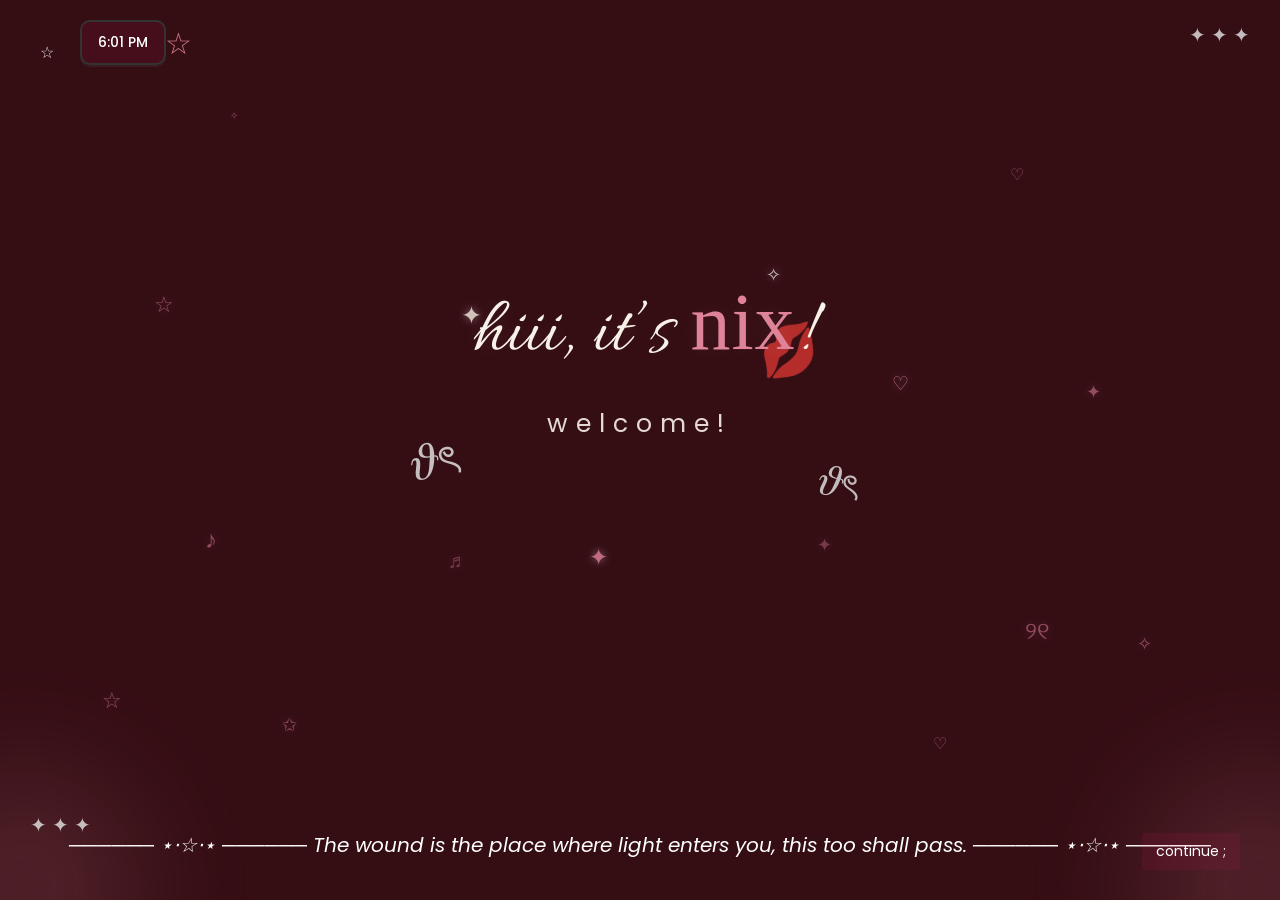
<file: index.html>
<!DOCTYPE html>
<html lang="en">
<head>
  <meta charset="UTF-8">
  <title>⋆.𐙚⋆Nix</title>
  <link rel="icon" type="image/png" href="images/bowicon.png">
  <link rel="stylesheet" href="style.css">
  <link href="https://fonts.googleapis.com/css2?family=Poppins:wght@400;500;700&family=Allura&display=swap" rel="stylesheet">
</head>
<body>
<div class="edge-decor">
  <span class="ed ed1">✧</span>
  <span class="ed ed2">♡</span>
  <span class="ed ed3">☆</span>
  <span class="ed ed4">✦</span>
  <span class="ed ed5">♪</span>
  <span class="ed ed6">୨୧</span>
  <span class="ed ed7">✩</span>
  <span class="ed ed8">♡</span>
  <span class="ed ed9">✧</span>
  <span class="ed ed10">☆</span>
  <span class="ed ed11">♬</span>
  <span class="ed ed12">✦</span>
</div>

  <div class="container">

    <div class="stars top-right">✦ ✦ ✦</div>
    <div class="stars bottom-left">✦ ✦ ✦</div>

    <div class="decor star-right">☆</div>
    <div class="decor bow-left">𝜗ৎ</div>
    <div class="decor bow-right">𝜗ৎ</div>
    <div class="decor kiss">💋</div>
    <div class="decor star-left">☆</div>
   
    

    <div class="decor sparkle sparkle1">✦</div>
    <div class="decor sparkle sparkle2">✧</div>
    <div class="decor sparkle sparkle3">♡</div>
    <div class="decor sparkle sparkle4">✦</div>

    <div class="content">
      <h1>hiii, it’s <span class="nix-name">nix</span>!</h1>
      <p class="welcome">welcome!</p>
    </div>

    <div class="bottom">
      <p class="quote">
        ────── ⋆⋅☆⋅⋆ ──────
        The wound is the place where light enters you,
        this too shall pass.
        ────── ⋆⋅☆⋅⋆ ──────
      </p>

      <a href="login.html" class="continue-btn">continue ;</a>
    </div>

    <div id="desktop-clock">00:00 AM</div>

  </div>

  <script>
    function updateClock() {
      const clock = document.getElementById("desktop-clock");
      const now = new Date();

      let hours = now.getHours();
      let minutes = now.getMinutes();
      let ampm = hours >= 12 ? "PM" : "AM";

      hours = hours % 12;
      hours = hours ? hours : 12;
      minutes = minutes < 10 ? "0" + minutes : minutes;

      clock.textContent = `${hours}:${minutes} ${ampm}`;
    }

    updateClock();
    setInterval(updateClock, 1000);
  </script>

</body>
</html>
</file>
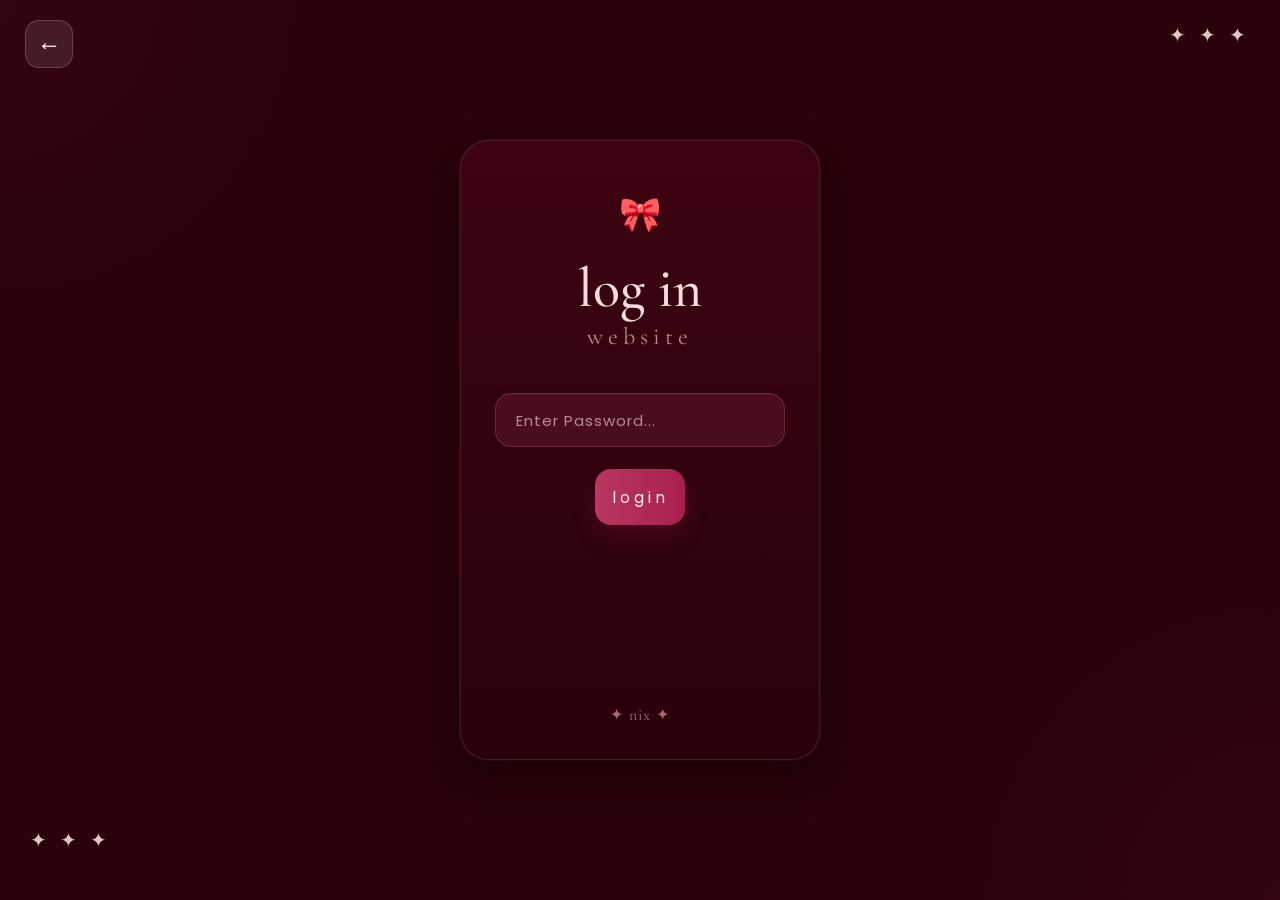
<file: login.html>
<!DOCTYPE html>
<html lang="en">
<head>
  <meta charset="UTF-8">
  <title>Login - Nix</title>
  <link rel="stylesheet" href="login.css">
  <link href="https://fonts.googleapis.com/css2?family=Poppins:wght@400;700&family=Pacifico&display=swap" rel="stylesheet">
</head>
<body>

<a href="secondpage-icons.html" class="back-btn">←</a>

  <div class="container">
    <div class="stars top-right">✦ ✦ ✦</div>
    <div class="stars bottom-left">✦ ✦ ✦</div>

    <a href="index.html" class="back-btn">←</a>

    <div class="login-box">
      <div class="login-header">log in</div>
      <h2><span class="highlight1">nix's</span> website</h2>

      <div class="password-container">
        <input type="password" id="password-input" placeholder="Enter Password...">
      </div>

      <button id="login-btn" onclick="checkPassword()">Login</button>
      <p id="error-message"></p>
    </div>
  </div>

  <script>
    let attemptsLeft = 3;

    function checkPassword() {
      const passwordInput = document.getElementById("password-input");
      const passwordValue = passwordInput.value;
      const errorMessage = document.getElementById("error-message");
      const loginButton = document.getElementById("login-btn");

      if (attemptsLeft <= 0) {
        errorMessage.innerText = "No more tries left.";
        errorMessage.style.color = "pink";
        passwordInput.disabled = true;
        loginButton.disabled = true;
        return;
      }

      if (passwordValue === "1234") {
        window.location.href = "secondpage-icons.html";
      } else {
        attemptsLeft--;

        if (attemptsLeft > 0) {
          errorMessage.innerText = `Wrong password girlll.
           You have ${attemptsLeft} attempt(s) left.`;
          errorMessage.style.color = "pink";
        } else {
          errorMessage.innerText = "hmpp. no more tries left for you!";
          errorMessage.style.color = "pink";
          passwordInput.disabled = true;
          loginButton.disabled = true;
        }

        passwordInput.value = "";
        passwordInput.focus();
      }
    }

    document.getElementById("password-input").addEventListener("keydown", function(event) {
      if (event.key === "Enter") {
        checkPassword();
      }
    });
  </script>

</body>
</html>
</file>
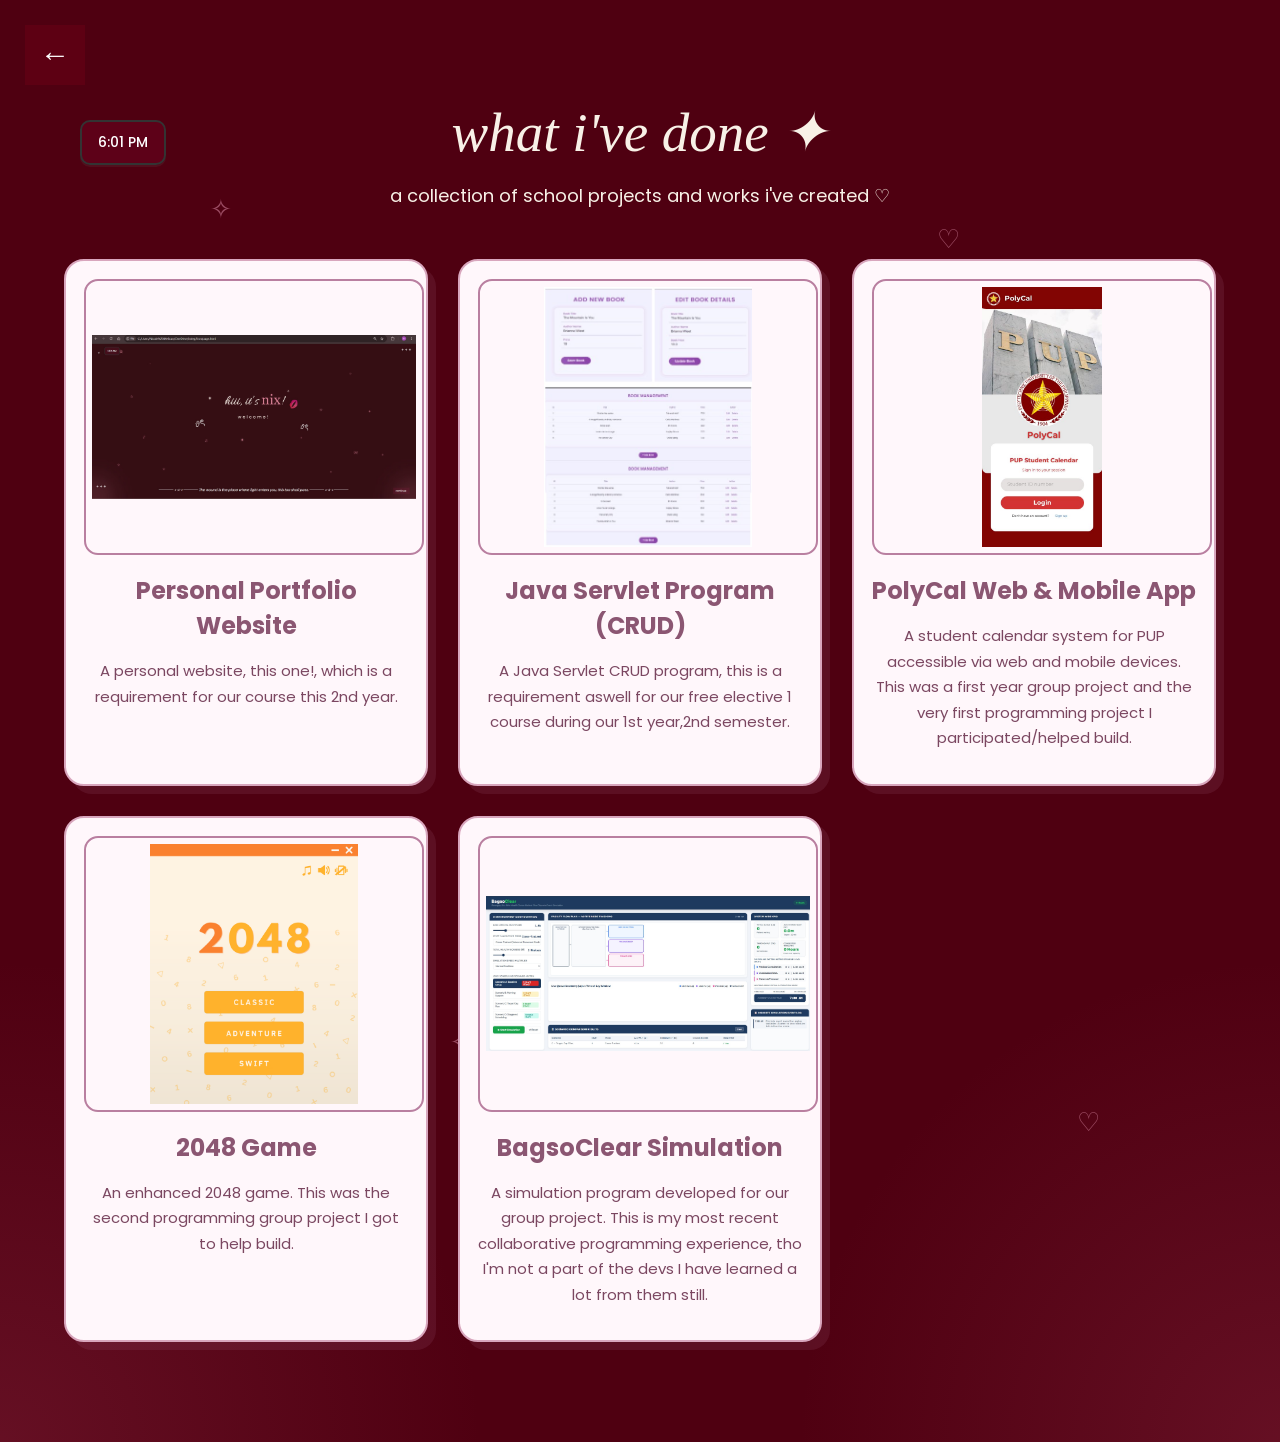
<file: projects.html>
<head>
  <meta charset="UTF-8">
  <meta name="viewport" content="width=device-width, initial-scale=1.0">
  <title>Projects</title>

  <link rel="stylesheet" href="projects.css">
  <link href="https://fonts.googleapis.com/css2?family=Poppins:wght@400;700&family=Pacifico&display=swap" rel="stylesheet">
</head>
<body>
  <a href="secondpage-icons.html" class="back-btn">←</a>
<div class="bg-decor">
    <span class="decor one">✧</span>
    <span class="decor two">♡</span>
    <span class="decor three">✩</span>
    <span class="decor four">♫</span>
    <span class="decor five">✦</span>
    <span class="decor six">♡</span>
    <span class="decor seven">♪</span>
    <span class="decor eight">✧</span>
    <span class="decor nine">♫</span>
</div>

<div class="projects-container">

    <div class="projects-header">
        <h1>what i've done ✦</h1>
        <p>a collection of school projects and works i've created ♡</p>
    </div>

    <div class="project-grid">

       <div class="project-card">
    <img src="images/website.jpg" alt="Portfolio Website">
    <h3>Personal Portfolio Website</h3>
    <p>
        A personal website, this one!, which is a requirement for our course this 2nd year.
    </p>
</div>

<div class="project-card">
    <img src="images/crud.jpg" alt="Java Servlet CRUD">
    <h3>Java Servlet Program (CRUD)</h3>
    <p>
        A Java Servlet CRUD program, this is a requirement aswell for our free elective 1 course during our 1st year,2nd semester.
    </p>
</div>

<div class="project-card">
    <img src="images/polycal (2).jpg" alt="PolyCal">
    <h3>PolyCal Web & Mobile App</h3>
    <p>
       A student calendar system for PUP accessible via web and mobile devices. This was a first year group project and the very first programming project I participated/helped build. 
</div>

<div class="project-card">
    <img src="images/2048.jpg" alt="2048 Game">
    <h3>2048 Game</h3>
    <p>
     An enhanced 2048 game. This was the second programming group project I got to help build. 
    </p>
</div>

<div class="project-card">
   <img src="images/Bagsoclear.jpg" alt="BagsoClear">
    <h3>BagsoClear Simulation</h3>
    <p>
        A simulation program developed for our group project. This is my most recent collaborative programming experience, tho I'm not a part of the devs I have learned a lot from them still.
    </p>
</div>


    </div>

</div>
 <div id="desktop-clock">00:00 AM</div>

 </div>

  <script>
    function updateClock() {
      const clock = document.getElementById("desktop-clock");
      const now = new Date();

      let hours = now.getHours();
      let minutes = now.getMinutes();
      let ampm = hours >= 12 ? "PM" : "AM";

      hours = hours % 12;
      hours = hours ? hours : 12;
      minutes = minutes < 10 ? "0" + minutes : minutes;

      clock.textContent = `${hours}:${minutes} ${ampm}`;
    }

    updateClock();
    setInterval(updateClock, 1000);
  </script>

</body>
</html>
</file>
<file: style.css>
@font-face {
  font-family: 'Aniyah';
  src: url('fonts/Aniyah.otf') format('opentype');
}


* {
  margin: 0;
  padding: 0;
  box-sizing: border-box;
}


body {
  font-family: 'Poppins', sans-serif;
  height: 100vh;
  overflow: hidden;
  background: hsl(350, 59%, 13%);
  color: #e6e6e6;
}


.container {
  position: relative;
  height: 100vh;
  width: 100%;
  padding: 40px;
  overflow: hidden;
}


.container::before,
.container::after {
  content: "";
  position: absolute;
  bottom: -100px;
  width: 230px;
  height: 230px;
  border-radius: 50%;
  background: rgba(223, 131, 152, 0.16);
  filter: blur(55px);
  z-index: 0;
}

.container::before {
  left: -90px;
}

.container::after {
  right: -90px;
}


.stars {
  position: absolute;
  font-size: 20px;
  opacity: 0.8;
  z-index: 2;
}

.top-right {
  top: 20px;
  right: 30px;
}

.bottom-left {
  bottom: 60px;
  left: 30px;
}


.decor {
  position: absolute;
  pointer-events: none;
  user-select: none;
  z-index: 2;
}

.star-left {
  top: 22px;
  left: 165px;
  font-size: 30px;
  color: #df8398;
  opacity: 0.9;
}

.bow-top {
  top: 28%;
  left: 50%;
  transform: translateX(-50%);
  color: #df8398;
  font-size: 26px;
  text-shadow: 0 0 10px rgba(223, 131, 152, 0.4);
}

.bow-left {
  top: 47%;
  left: 32%;
  font-size: 50px;
  opacity: 0.82;
  transform: rotate(-10deg);
}

.bow-right {
  top: 50%;
  right: 33%;
  font-size: 43px;
  opacity: 0.8;
  transform: rotate(10deg);
}

.kiss {
  top: 35%;
  right: 36%;
  font-size: 48px;
  opacity: 0.72;
  transform: rotate(-10deg);
}

.sparkle {
  color: #f8f1e7;
  opacity: 0.8;
  text-shadow: 0 0 8px rgba(255, 240, 245, 0.5);
}

.sparkle1 {
  top: 33%;
  left: 36%;
  font-size: 25px;
}

.sparkle2 {
  top: 29%;
  right: 39%;
  font-size: 18px;
}

.sparkle3 {
  top: 41%;
  right: 29%;
  font-size: 19px;
  color: #df8398;
}

.sparkle4 {
  top: 60%;
  left: 46%;
  font-size: 23px;
  color: #df8398;
}


.content {
  position: absolute;
  top: 40%;
  left: 50%;
  transform: translate(-50%, -50%);
  text-shadow: 0 0 20px rgba(255, 230, 235, 0.08);
  text-align: center;
  z-index: 3;
}


h1 {
  font-size: 80px;
  font-weight: normal;
  font-family: 'Allura', cursive;
  color: #f8f1e7;
}


.nix-name {
  color: #df8398;
  font-family: Georgia, serif;
  font-weight: normal;
  letter-spacing: 1px;
}

.welcome {
  font-family: 'Poppins', sans-serif;
  font-size: 25px;
  margin-top: 5px;
  color: #f8f1e7;
  margin-top: 20px;
  opacity: 0.9;
  letter-spacing: 8px;
}


.bottom {
  position: absolute;
  bottom: 20px;
  left: 0;
  width: 100%;
  z-index: 3;
}


.quote {
  width: 100%;
  text-align: center;
  font-size: 20px;
  font-style: italic;
  opacity: 1;
  margin-bottom: 20px;
  color: white;
}


.continue-btn {
  position: absolute;
  right: 40px;
  bottom: 10px;
  background: hsla(338, 100%, 54%, 0.08);
  color: white;
  border: none;
  padding: 8px 14px;
  font-size: 14px;
  cursor: pointer;
  text-decoration: none;
  transition: 0.25s ease;
}

.continue-btn:hover {
  background-color: #871212;
  transform: translateY(-2px);
}

#desktop-clock {
  position: absolute;
  top: 20px;
  left: 80px;
  background: hsla(338, 100%, 54%, 0.08);
  color: #ffffff;
  padding: 10px 16px;
  border: 2px solid #333;
  border-radius: 10px;
  font-size: 14px;
  font-family: 'Poppins', sans-serif;
  font-weight: 500;
  box-shadow: 0 2px 0 rgba(103, 102, 102, 0.15);
  z-index: 20;
}
.edge-decor {
  position: absolute;
  inset: 0;
  pointer-events: none;
  z-index: 1;
}

.ed {
  position: absolute;
  color: #df8398;
  opacity: 0.55;
  text-shadow: 0 0 8px rgba(223, 131, 152, 0.35);
}



.ed1 {
  top: 12%;
  left: 18%;
  font-size: 10px;
}

.ed2 {
  top: 18%;
  right: 20%;
  font-size: 16px;
}

.ed3 {
  top: 32%;
  left: 12%;
  font-size: 22px;
}

.ed4 {
  top: 42%;
  right: 14%;
  font-size: 18px;
}

.ed5 {
  top: 58%;
  left: 16%;
  font-size: 24px;
}

.ed6 {
  bottom: 28%;
  right: 18%;
  font-size: 24px;
}

.ed7 {
  bottom: 18%;
  left: 22%;
  font-size: 18px;
}

.ed8 {
  bottom: 16%;
  right: 26%;
  font-size: 16px;
}

.ed9 {
  top: 70%;
  right: 10%;
  font-size: 18px;
}

.ed10 {
  top: 76%;
  left: 8%;
  font-size: 22px;
}

.ed11 {
  bottom: 36%;
  left: 35%;
  font-size: 20px;
  opacity: 0.38;
}

.ed12 {
  bottom: 38%;
  right: 35%;
  font-size: 18px;
  opacity: 0.38;
}
</file>
<file: login.css>
@import url('https://fonts.googleapis.com/css2?family=Cormorant+Garamond:wght@400;500;600&family=Poppins:wght@300;400;500;600&display=swap');

@font-face {
  font-family: 'Giaza';
  src: url('fonts/Giaza.otf') format('opentype');
}

* {
  margin: 0;
  padding: 0;
  box-sizing: border-box;
}

body {
  font-family: 'Poppins', sans-serif;
  min-height: 100vh;
  background:
    radial-gradient(circle at top left, rgba(120, 20, 45, 0.12), transparent 25%),
    radial-gradient(circle at bottom right, rgba(120, 20, 45, 0.12), transparent 25%),
    #29020a;
  color: #f4d7de;
  overflow: hidden;
}

.container {
  position: relative;
  min-height: 100vh;
  width: 100%;
  padding: 40px;
}

.stars {
  position: absolute;
  font-size: 20px;
  color: #f4d7de;
  opacity: 0.9;
  letter-spacing: 4px;
}

.top-right {
  top: 20px;
  right: 30px;
}

.bottom-left {
  bottom: 45px;
  left: 30px;
}

.back-btn {
  position: absolute;
  top: 20px;
  left: 25px;
  width: 48px;
  height: 48px;
  display: flex;
  align-items: center;
  justify-content: center;
  text-decoration: none;
  color: #f7dbe1;
  font-size: 24px;
  border-radius: 14px;
  background: rgba(255, 255, 255, 0.05);
  border: 1px solid rgba(223, 137, 160, 0.16);
  transition: 0.3s ease;
}

.back-btn:hover {
  background: rgba(255, 255, 255, 0.09);
}

.login-box {
  width: 360px;
  min-height: 620px;
  padding: 48px 34px 34px;
  background: linear-gradient(180deg, rgba(61, 4, 17, 0.95), rgba(42, 2, 12, 0.97));
  position: absolute;
  top: 50%;
  left: 50%;
  transform: translate(-50%, -50%);
  text-align: center;
  border-radius: 28px;
  border: 1px solid rgba(223, 137, 160, 0.18);
  box-shadow:
    0 0 0 1px rgba(255, 255, 255, 0.03),
    0 18px 40px rgba(0, 0, 0, 0.35);
}

.login-box::before {
  content: "🎀";
  display: block;
  font-size: 34px;
  margin-bottom: 20px;
}

.login-header {
  font-family: 'Cormorant Garamond', serif;
  font-size: 56px;
  font-weight: 500;
  color: #f6dce1;
  margin-bottom: 6px;
  line-height: 1;
}

.login-box h2 {
  font-family: 'Cormorant Garamond', serif;
  font-size: 24px;
  font-weight: 400;
  letter-spacing: 5px;
  margin-bottom: 42px;
  color: #bb8794;
}

.highlight1 {
  font-family: 'Giaza', 'Cormorant Garamond', serif;
  color: #d8a0ad;
  font-weight: normal;
  letter-spacing: 1px;
}

.password-container {
  margin-bottom: 22px;
}

.password-container input {
  width: 100%;
  height: 54px;
  padding: 0 20px;
  border: 1px solid rgba(223, 137, 160, 0.22);
  outline: none;
  border-radius: 16px;
  background: rgba(101, 28, 45, 0.45);
  color: #f7e7eb;
  font-size: 15px;
  font-family: 'Poppins', sans-serif;
  box-shadow: inset 0 1px 0 rgba(255, 255, 255, 0.03);
}

.password-container input::placeholder {
  color: rgba(222, 182, 192, 0.75);
  letter-spacing: 1px;
}

#login-btn {
  width: 90px;
  height: 56px;
  border: none;
  border-radius: 16px;
  background: linear-gradient(90deg, #b93761, #a91f4f);
  color: #f9eef1;
  font-size: 16px;
  font-family: 'Poppins', sans-serif;
  letter-spacing: 4px;
  text-transform: lowercase;
  cursor: pointer;
  box-shadow: 0 10px 22px rgba(169, 31, 79, 0.22);
  transition: 0.3s ease;
}

#login-btn:hover {
  transform: translateY(-2px);
  filter: brightness(1.05);
}

#error-message {
  margin-top: 14px;
  min-height: 20px;
  color: #f4a8ba;
  font-size: 13px;
  line-height: 1.4;
}

.login-box::after {
  content: "✦ nix ✦";
  position: absolute;
  left: 50%;
  bottom: 34px;
  transform: translateX(-50%);
  font-family: 'Cormorant Garamond', serif;
  font-size: 16px;
  color: rgba(194, 132, 145, 0.8);
  letter-spacing: 1px;
  padding: 0 14px;
  background: transparent;
}

.login-box {
  overflow: hidden;
}

.login-box .password-container,
.login-box #login-btn,
.login-box #error-message {
  position: relative;
  z-index: 2;
}

.login-box::marker {
  display: none;
}

/* decorative bottom lines */
.login-box span {
  display: none;
}

.login-box::before,
.login-box::after {
  z-index: 2;
}

.login-box .fake-line-left,
.login-box .fake-line-right {
  display: none;
}

/* bottom line effect */
.login-box .bottom-decor {
  display: none;
}

.login-box:has(#error-message) {
  padding-bottom: 70px;
}

/* line decorations built with background */
.login-box {
  background-image:
    linear-gradient(180deg, rgba(61, 4, 17, 0.95), rgba(42, 2, 12, 0.97)),
    linear-gradient(rgba(192, 128, 144, 0.22), rgba(192, 128, 144, 0.22)),
    linear-gradient(rgba(192, 128, 144, 0.22), rgba(192, 128, 144, 0.22));
  background-repeat: no-repeat;
  background-size:
    100% 100%,
    95px 1px,
    95px 1px;
  background-position:
    0 0,
    40px calc(100% - 41px),
    calc(100% - 40px) calc(100% - 41px);
}

@media (max-width: 480px) {
  .container {
    padding: 20px;
  }

  .login-box {
    width: 50%;
    max-width: 340px;
    min-height: 580px;
    padding: 44px 24px 30px;
  }

  .login-header {
    font-size: 48px;
  }

  .login-box h2 {
    font-size: 20px;
    letter-spacing: 3px;
  }
}
</file>
<file: projects.css>
body{
    margin:0;
    min-height:100vh;
    background:
        radial-gradient(circle at bottom left,
        rgba(180,70,100,.22),
        transparent 25%),

        radial-gradient(circle at bottom right,
        rgba(180,70,100,.22),
        transparent 25%),

        #4f0011;

    font-family:'Poppins',sans-serif;
    color:#fff7f2;
    overflow-x:hidden;
    position:relative;
}
.decor{
    position:absolute;
    color:#d98aa5;
    opacity:.55;
    font-size:26px;
}

.decor.one{top:90px;left:210px;}
.decor.two{top:120px;right:320px;}
.decor.three{top:330px;left:150px;}
.decor.four{top:580px;right:250px;}
.decor.five{bottom:120px;left:120px;}
.decor.six{bottom:200px;right:180px;}
.decor.seven{top:450px;right:520px;}
.decor.eight{bottom:280px;left:450px;}
.decor.nine{top:650px;left:800px;}

.project-card{
    background:rgba(228, 226, 226, 0.04);
    border:1px solid rgba(216,138,165,.35);
    backdrop-filter:blur(8px);

    border-radius:20px;
    padding:18px;

    box-shadow:none;
}
.music-btn {
  position: absolute;
  top: 60px;
  right: 25px;
  width: 52px;
  height: 52px;
  border: none;
  border-radius: 50%;
  background: #871212;
  color: white;
  font-size: 24px;
  cursor: pointer;
  z-index: 999;
  box-shadow: 4px 4px 0 rgba(127, 91, 111, 0.2);
}

.back-btn{
    position:fixed;
    top:25px;
    left:25px;
    width:60px;
    height:60px;
    background:#5d0013;
    color:white;
    text-decoration:none;
    display:flex;
    align-items:center;
    justify-content:center;
    font-size:30px;
    z-index:999;
    transition:.3s;
}

.back-btn:hover{
    transform:scale(1.05);
}

#desktop-clock {
  position: absolute;
  top: 20px;
  left: 80px;
  background: hsla(338, 100%, 54%, 0.08);
  color: #ffffff;
  padding: 10px 16px;
  border: 2px solid #333;
  border-radius: 10px;
  font-size: 14px;
  font-family: 'Poppins', sans-serif;
  font-weight: 500;
  box-shadow: 0 2px 0 rgba(103, 102, 102, 0.15);
  z-index: 20;
}

.project-card h3{
    color:#ffe7ee;
}

.project-card p{
    color:#d8a6bd;
}

.projects-header h1{
    font-size:65px;
    color:#f8f1e7;
    font-family:'Cormorant Garamond',serif;
    font-style:italic;
    font-weight:500;
}

.projects-header p{
    color:#f8f1e7;
}

.projects-container{
    width:90%;
    max-width:1400px;
    margin:100px auto;
}

.projects-header{
    text-align:center;
    margin-bottom:50px;
}

.projects-header h1{
    font-size:55px;
    color:#f8f1e7;
    margin-bottom:10px;
}

.projects-header p{
    font-size:18px;
    color:#f8f1e7;
}

.project-grid{
    display:grid;
    grid-template-columns:repeat(3,1fr);
    gap:30px;
}

.project-card{
    background:#fff7fb;
    border:2px solid #d8a6bd;
    border-radius:20px;
    padding:18px;
    text-align:center;
    box-shadow:8px 8px 0 rgba(185,127,160,.12);
    transition:.3s ease;
}

.project-card:hover{
    transform:translateY(-10px);
    box-shadow:0 12px 24px rgba(139,85,112,.2);
}

.project-card img{
    width:100%;
    height:260px;
    object-fit:contain;
    object-position:center;
    border-radius:14px;
    border:2px solid #b97fa0;
    background:#fff7fb;
    padding:6px;
    display:block;
}

.project-card h3{
    color:#8b5672;
    margin:18px 0 10px;
    font-size:24px;
}

.project-card p{
    font-size:15px;
    line-height:1.7;
    color:#7b4761;
}

@media(max-width:900px){
    .project-grid{
        grid-template-columns:1fr;
    }
}
</file>
